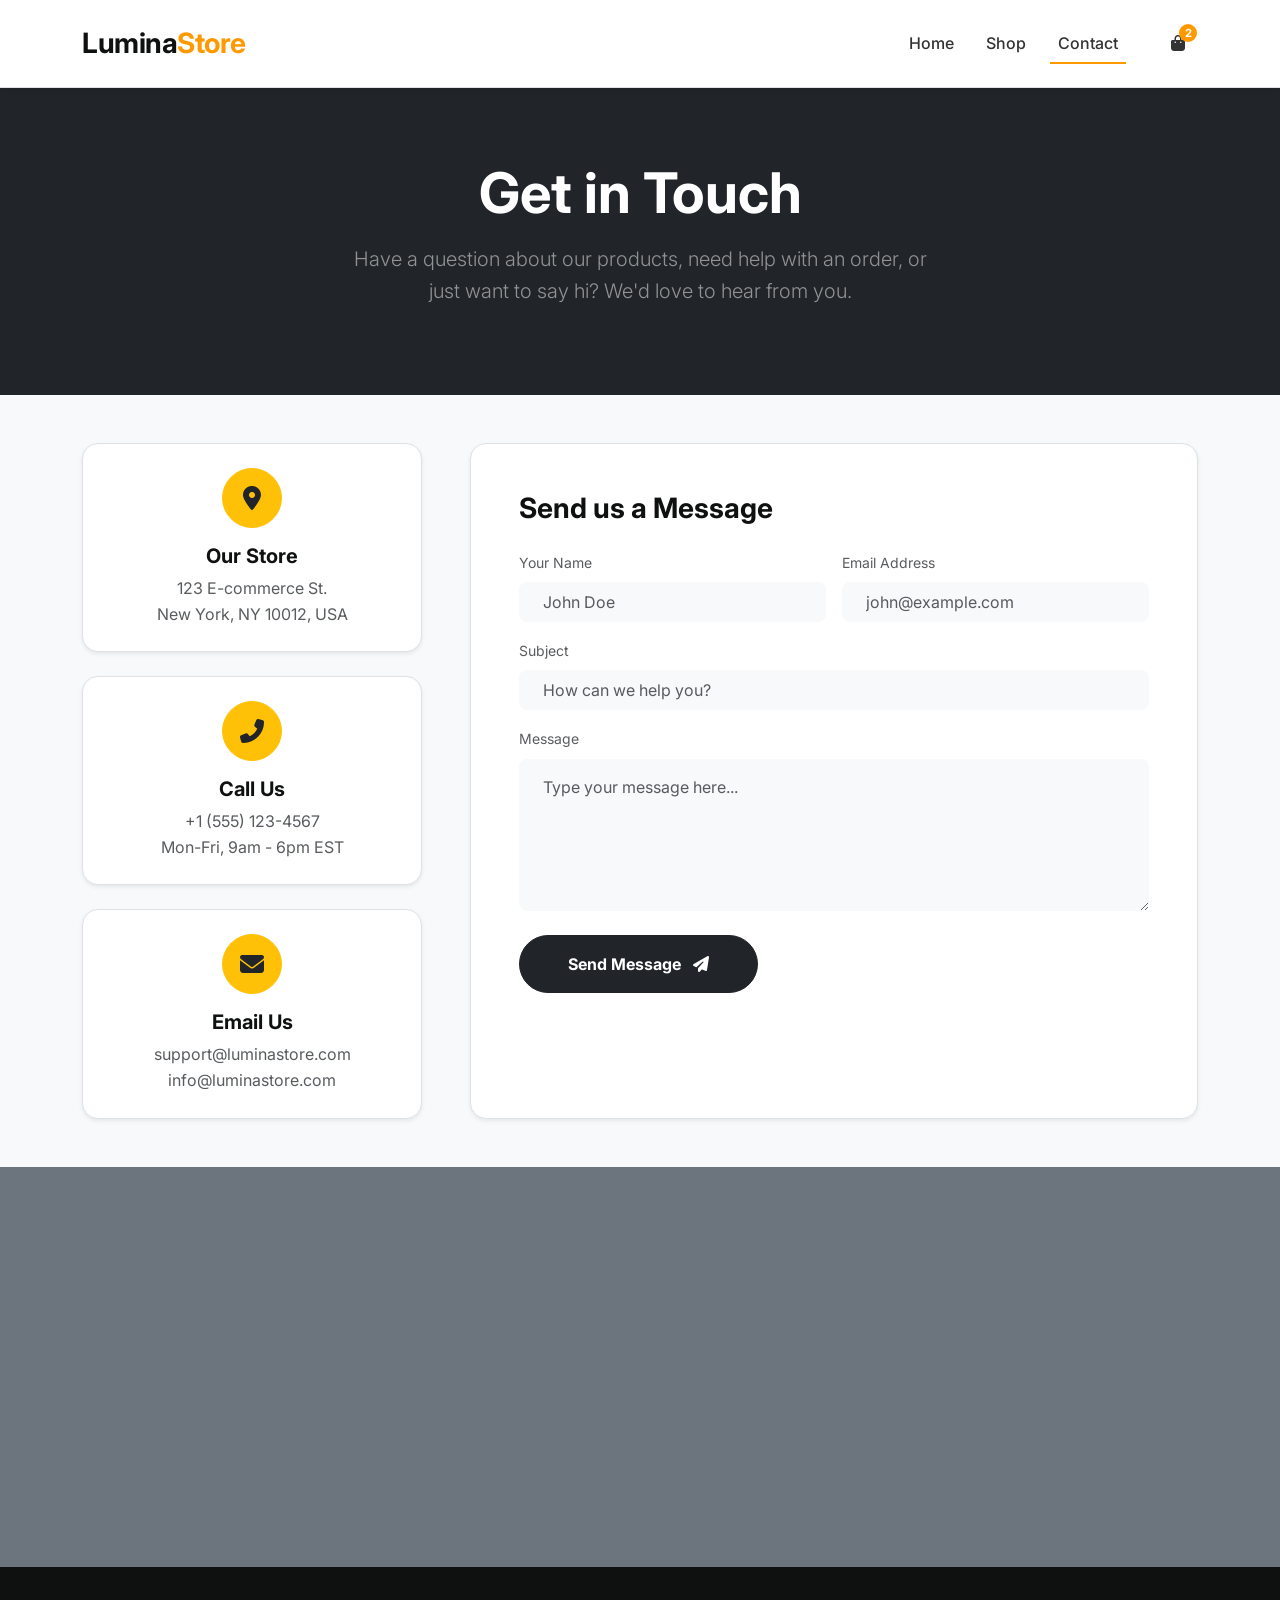
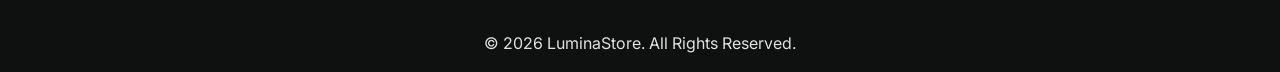
<file: contact.html>
<!DOCTYPE html>
<html lang="en">
<head>
    <meta charset="UTF-8">
    <meta name="viewport" content="width=device-width, initial-scale=1.0">
    <title>Contact Us - LuminaStore</title>
    <link href="https://cdn.jsdelivr.net/npm/bootstrap@5.3.2/dist/css/bootstrap.min.css" rel="stylesheet">
    <link rel="stylesheet" href="https://cdnjs.cloudflare.com/ajax/libs/font-awesome/6.4.2/css/all.min.css">
    <link rel="stylesheet" href="css/style.css">
</head>
<body>

    <!-- Navbar -->
    <nav class="navbar navbar-expand-lg sticky-top border-bottom">
        <div class="container">
            <a class="navbar-brand" href="index.html">Lumina<span>Store</span></a>
            <button class="navbar-toggler border-0 shadow-none" type="button" data-bs-toggle="collapse" data-bs-target="#navbarMain">
                <span class="navbar-toggler-icon"></span>
            </button>
            <div class="collapse navbar-collapse" id="navbarMain">
                <ul class="navbar-nav ms-auto mb-2 mb-lg-0 align-items-center">
                    <li class="nav-item"><a class="nav-link" href="index.html">Home</a></li>
                    <li class="nav-item"><a class="nav-link" href="products.html">Shop</a></li>
                    <li class="nav-item"><a class="nav-link active" href="contact.html">Contact</a></li>
                </ul>
                <div class="nav-icons d-flex align-items-center ms-lg-4 gap-2 mt-3 mt-lg-0">
                    <a href="cart.html" class="btn"><i class="fas fa-shopping-bag"></i><span class="badge">2</span></a>
                </div>
            </div>
        </div>
    </nav>

    <!-- Page Header -->
    <div class="bg-dark text-white py-5 text-center">
        <div class="container py-4">
            <h1 class="display-4 fw-bold text-white mb-3">Get in Touch</h1>
            <p class="lead text-white-50 mx-auto" style="max-width: 600px;">Have a question about our products, need help with an order, or just want to say hi? We'd love to hear from you.</p>
        </div>
    </div>

    <!-- Contact Section -->
    <section class="py-5 bg-light">
        <div class="container">
            <div class="row g-5">
                <!-- Contact Info Cards -->
                <div class="col-lg-4">
                    <div class="d-flex flex-column gap-4">
                        <div class="bg-white p-4 rounded-4 shadow-sm text-center border">
                            <div class="btn btn-warning rounded-circle mb-3 text-dark fs-4" style="width: 60px; height: 60px; display: inline-flex; align-items: center; justify-content: center;">
                                <i class="fas fa-map-marker-alt"></i>
                            </div>
                            <h5 class="fw-bold">Our Store</h5>
                            <p class="text-muted mb-0">123 E-commerce St.<br>New York, NY 10012, USA</p>
                        </div>
                        <div class="bg-white p-4 rounded-4 shadow-sm text-center border">
                            <div class="btn btn-warning rounded-circle mb-3 text-dark fs-4" style="width: 60px; height: 60px; display: inline-flex; align-items: center; justify-content: center;">
                                <i class="fas fa-phone-alt"></i>
                            </div>
                            <h5 class="fw-bold">Call Us</h5>
                            <p class="text-muted mb-0">+1 (555) 123-4567<br>Mon-Fri, 9am - 6pm EST</p>
                        </div>
                        <div class="bg-white p-4 rounded-4 shadow-sm text-center border">
                            <div class="btn btn-warning rounded-circle mb-3 text-dark fs-4" style="width: 60px; height: 60px; display: inline-flex; align-items: center; justify-content: center;">
                                <i class="fas fa-envelope"></i>
                            </div>
                            <h5 class="fw-bold">Email Us</h5>
                            <p class="text-muted mb-0">support@luminastore.com<br>info@luminastore.com</p>
                        </div>
                    </div>
                </div>

                <!-- Contact Form -->
                <div class="col-lg-8">
                    <div class="bg-white p-5 rounded-4 shadow-sm border h-100">
                        <h3 class="fw-bold mb-4">Send us a Message</h3>
                        <form>
                            <div class="row g-3">
                                <div class="col-md-6">
                                    <label class="form-label text-muted small">Your Name</label>
                                    <input type="text" class="form-control px-4 py-2 bg-light border-0" placeholder="John Doe" required>
                                </div>
                                <div class="col-md-6">
                                    <label class="form-label text-muted small">Email Address</label>
                                    <input type="email" class="form-control px-4 py-2 bg-light border-0" placeholder="john@example.com" required>
                                </div>
                                <div class="col-12">
                                    <label class="form-label text-muted small">Subject</label>
                                    <input type="text" class="form-control px-4 py-2 bg-light border-0" placeholder="How can we help you?" required>
                                </div>
                                <div class="col-12">
                                    <label class="form-label text-muted small">Message</label>
                                    <textarea class="form-control px-4 py-3 bg-light border-0" rows="5" placeholder="Type your message here..." required></textarea>
                                </div>
                                <div class="col-12 mt-4">
                                    <button type="submit" class="btn btn-dark px-5 py-3 rounded-pill fw-bold">Send Message <i class="fas fa-paper-plane ms-2"></i></button>
                                </div>
                            </div>
                        </form>
                    </div>
                </div>
            </div>
        </div>
    </section>

    <!-- Map Section -->
    <section class="py-0">
        <!-- Placeholder for Google Maps iframe -->
        <div class="w-100 bg-secondary" style="height: 400px;">
            <iframe src="https://www.google.com/maps/embed?pb=!1m18!1m12!1m3!1d193595.25280010996!2d-74.14448744573887!3d40.69763123330601!2m3!1f0!2f0!3f0!3m2!1i1024!2i768!4f13.1!3m3!1m2!1s0x89c24fa5d33f083b%3A0xc80b8f06e177fe62!2sNew%20York%2C%20NY%2C%20USA!5e0!3m2!1sen!2s!4v1700000000000!5m2!1sen!2s" width="100%" height="400" style="border:0;" allowfullscreen="" loading="lazy" referrerpolicy="no-referrer-when-downgrade"></iframe>
        </div>
    </section>

    <!-- Footer -->
    <footer class="footer mt-0">
        <div class="container text-center">
            <p class="mb-0">&copy; 2026 LuminaStore. All Rights Reserved.</p>
        </div>
    </footer>

    <script src="https://cdn.jsdelivr.net/npm/bootstrap@5.3.2/dist/js/bootstrap.bundle.min.js"></script>
</body>
</html>
</file>
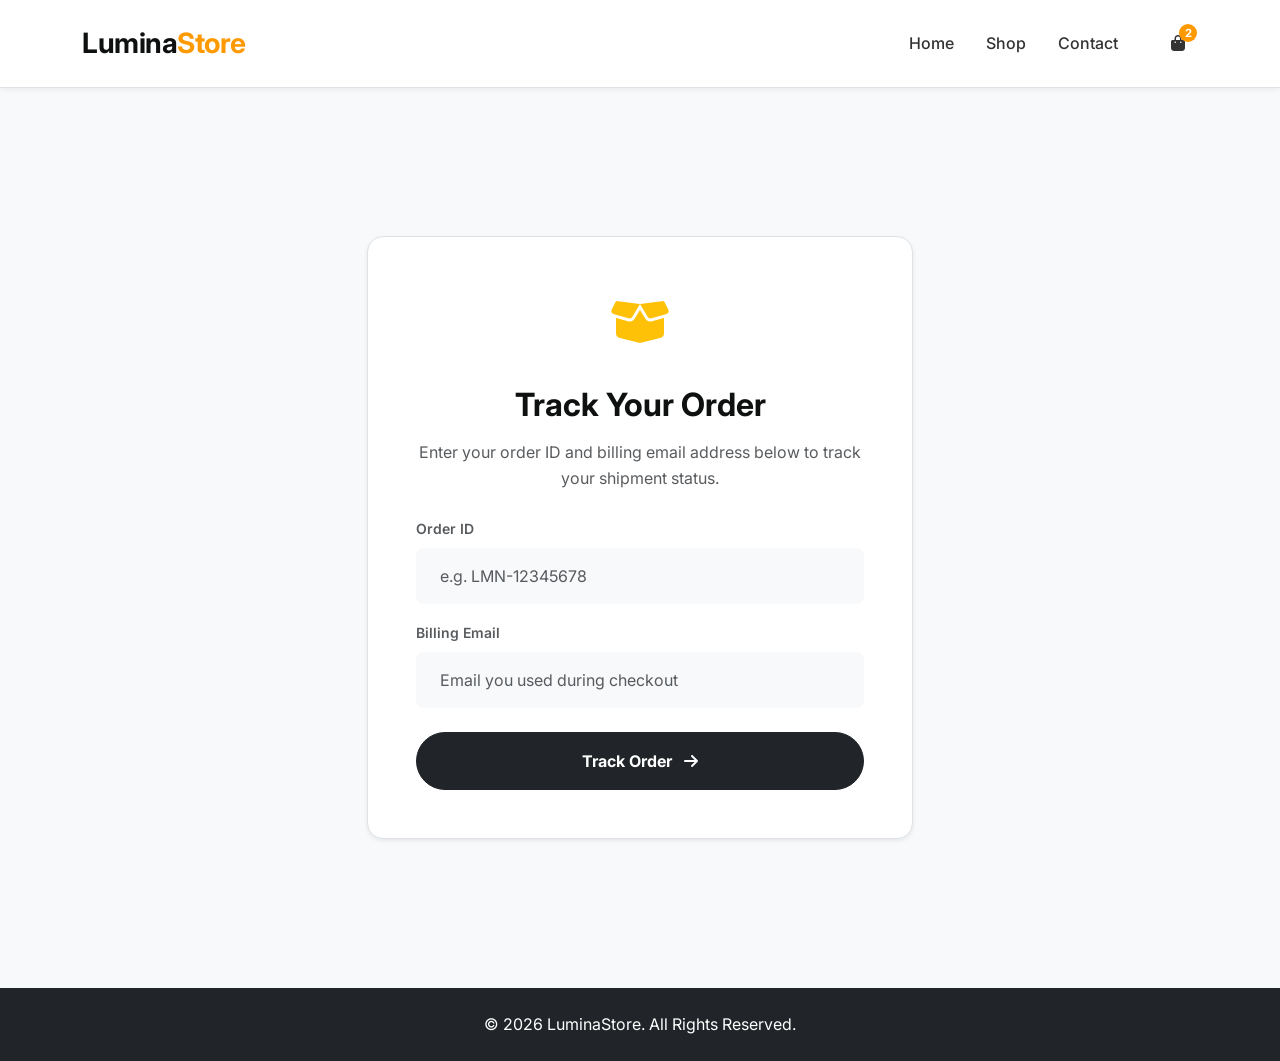
<file: track-order.html>
<!DOCTYPE html>
<html lang="en">
<head>
    <meta charset="UTF-8">
    <meta name="viewport" content="width=device-width, initial-scale=1.0">
    <title>Track Order - LuminaStore</title>
    <link href="https://cdn.jsdelivr.net/npm/bootstrap@5.3.2/dist/css/bootstrap.min.css" rel="stylesheet">
    <link rel="stylesheet" href="https://cdnjs.cloudflare.com/ajax/libs/font-awesome/6.4.2/css/all.min.css">
    <link rel="stylesheet" href="css/style.css">
</head>
<body>

    <!-- Navbar -->
    <nav class="navbar navbar-expand-lg sticky-top border-bottom">
        <div class="container">
            <a class="navbar-brand" href="index.html">Lumina<span>Store</span></a>
            <button class="navbar-toggler border-0 shadow-none" type="button" data-bs-toggle="collapse" data-bs-target="#navbarMain">
                <span class="navbar-toggler-icon"></span>
            </button>
            <div class="collapse navbar-collapse" id="navbarMain">
                <ul class="navbar-nav ms-auto mb-2 mb-lg-0 align-items-center">
                    <li class="nav-item"><a class="nav-link" href="index.html">Home</a></li>
                    <li class="nav-item"><a class="nav-link" href="products.html">Shop</a></li>
                    <li class="nav-item"><a class="nav-link" href="contact.html">Contact</a></li>
                </ul>
                <div class="nav-icons d-flex align-items-center ms-lg-4 gap-2 mt-3 mt-lg-0">
                    <a href="cart.html" class="btn"><i class="fas fa-shopping-bag"></i><span class="badge">2</span></a>
                </div>
            </div>
        </div>
    </nav>

    <!-- Track Order Section -->
    <section class="py-5 bg-light min-vh-100 d-flex align-items-center">
        <div class="container py-5">
            <div class="row justify-content-center">
                <div class="col-lg-6 col-md-8">
                    <div class="bg-white p-5 rounded-4 shadow-sm border text-center">
                        <div class="mb-4 text-warning" style="font-size: 3rem;">
                            <i class="fas fa-box-open"></i>
                        </div>
                        <h2 class="fw-bold mb-3">Track Your Order</h2>
                        <p class="text-muted mb-4">Enter your order ID and billing email address below to track your shipment status.</p>
                        
                        <form>
                            <div class="mb-3 text-start">
                                <label class="form-label text-muted small fw-semibold">Order ID</label>
                                <input type="text" class="form-control px-4 py-3 bg-light border-0" placeholder="e.g. LMN-12345678" required>
                            </div>
                            <div class="mb-4 text-start">
                                <label class="form-label text-muted small fw-semibold">Billing Email</label>
                                <input type="email" class="form-control px-4 py-3 bg-light border-0" placeholder="Email you used during checkout" required>
                            </div>
                            <button type="submit" class="btn btn-dark w-100 py-3 rounded-pill fw-bold">Track Order <i class="fas fa-arrow-right ms-2"></i></button>
                        </form>
                    </div>
                </div>
            </div>
        </div>
    </section>

    <!-- Footer -->
    <footer class="footer mt-0 text-center py-4 bg-dark text-white">
        <p class="mb-0">&copy; 2026 LuminaStore. All Rights Reserved.</p>
    </footer>

    <script src="https://cdn.jsdelivr.net/npm/bootstrap@5.3.2/dist/js/bootstrap.bundle.min.js"></script>
</body>
</html>
</file>
<file: css/style.css>
/* css/style.css */
@import url('https://fonts.googleapis.com/css2?family=Inter:wght@300;400;500;600;700&display=swap');

:root {
  --primary-color: #0f1111;
  --secondary-color: #232f3e;
  --accent-color: #ff9900;
  --text-dark: #333333;
  --text-light: #555555;
  --bg-light: #f8f9fa;
  --bg-white: #ffffff;
  --border-color: #eaeaec;
  --transition: all 0.3s ease-in-out;
  --shadow-sm: 0 2px 5px rgba(0,0,0,0.05);
  --shadow-md: 0 4px 10px rgba(0,0,0,0.08);
  --shadow-lg: 0 10px 20px rgba(0,0,0,0.12);
  --radius-md: 8px;
  --radius-lg: 12px;
  --radius-full: 999px;
}

body {
  font-family: 'Inter', sans-serif;
  color: var(--text-dark);
  background-color: var(--bg-light);
  line-height: 1.6;
  -webkit-font-smoothing: antialiased;
  overflow-x: hidden;
}

a {
  text-decoration: none;
  color: inherit;
  transition: var(--transition);
}

/* Typography */
h1, h2, h3, h4, h5, h6 {
  font-weight: 600;
  color: var(--primary-color);
}

/* Navbar */
.navbar {
  background-color: var(--bg-white);
  box-shadow: var(--shadow-sm);
  padding: 1rem 0;
  transition: var(--transition);
}

.navbar-brand {
  font-weight: 700;
  font-size: 1.75rem;
  color: var(--primary-color) !important;
  letter-spacing: -0.5px;
}

.navbar-brand span {
  color: var(--accent-color);
}

.nav-link {
  font-weight: 500;
  color: var(--text-dark) !important;
  margin: 0 0.5rem;
  position: relative;
}

.nav-link::after {
  content: '';
  position: absolute;
  width: 0;
  height: 2px;
  bottom: 0;
  left: 0;
  background-color: var(--accent-color);
  transition: var(--transition);
}

.nav-link:hover::after, .nav-link.active::after {
  width: 100%;
}

.nav-icons .btn {
  color: var(--text-dark);
  position: relative;
  border-radius: 50%;
  width: 40px;
  height: 40px;
  display: flex;
  align-items: center;
  justify-content: center;
  transition: var(--transition);
}

.nav-icons .btn:hover {
  background-color: var(--bg-light);
  color: var(--accent-color);
}

.nav-icons .badge {
  position: absolute;
  top: 0px;
  right: 0px;
  background-color: var(--accent-color);
  color: var(--bg-white);
  border-radius: 50%;
  font-size: 0.7rem;
  width: 18px;
  height: 18px;
  display: flex;
  align-items: center;
  justify-content: center;
  padding: 0;
}

/* Search Bar */
.search-form .form-control {
  border-radius: var(--radius-full) 0 0 var(--radius-full);
  border: 1px solid var(--border-color);
  padding: 0.6rem 1.5rem;
  box-shadow: none;
}
.search-form .form-control:focus {
  border-color: var(--accent-color);
}
.search-form .btn {
  border-radius: 0 var(--radius-full) var(--radius-full) 0;
  background-color: var(--accent-color);
  border-color: var(--accent-color);
  color: var(--bg-white);
  padding: 0.6rem 1.5rem;
}
.search-form .btn:hover {
  background-color: #e68a00;
}

/* Hero Section */
.hero-section {
  background: linear-gradient(to right, #f8f9fa 0%, #e9ecef 100%);
  padding: 6rem 0;
  position: relative;
  overflow: hidden;
}

.hero-carousel-img {
  height: 500px;
  width: 100%;
  object-fit: cover;
}

.hero-title {
  font-weight: 800;
  font-size: 3.5rem;
  margin-bottom: 1.5rem;
  line-height: 1.2;
}

.hero-text {
  font-size: 1.125rem;
  color: var(--text-light);
  margin-bottom: 2rem;
  max-width: 500px;
}

.btn-primary-custom {
  background-color: var(--primary-color);
  color: var(--bg-white);
  padding: 0.8rem 2.5rem;
  border-radius: var(--radius-full);
  font-weight: 600;
  border: none;
  transition: var(--transition);
  display: inline-block;
}

.btn-primary-custom:hover {
  background-color: var(--secondary-color);
  color: var(--bg-white);
  transform: translateY(-3px);
  box-shadow: var(--shadow-md);
}

.btn-outline-custom {
  background-color: transparent;
  color: var(--primary-color);
  padding: 0.8rem 2.5rem;
  border-radius: var(--radius-full);
  font-weight: 600;
  border: 2px solid var(--primary-color);
  transition: var(--transition);
  display: inline-block;
}

.btn-outline-custom:hover {
  background-color: var(--primary-color);
  color: var(--bg-white);
}

/* Category Cards */
.category-card {
  border-radius: var(--radius-lg);
  overflow: hidden;
  position: relative;
  display: block;
  box-shadow: var(--shadow-sm);
  transition: var(--transition);
}

.category-card:hover {
  transform: translateY(-5px);
  box-shadow: var(--shadow-lg);
}

.category-img {
  width: 100%;
  height: 250px;
  object-fit: cover;
  transition: transform 0.5s ease;
}

.category-card:hover .category-img {
  transform: scale(1.05);
}

.category-content {
  position: absolute;
  bottom: 0;
  left: 0;
  width: 100%;
  padding: 1.5rem;
  background: linear-gradient(to top, rgba(0,0,0,0.8) 0%, rgba(0,0,0,0) 100%);
  color: var(--bg-white);
}

/* Section Title */
.section-title {
  font-size: 2rem;
  font-weight: 700;
  margin-bottom: 2.5rem;
  position: relative;
  display: inline-block;
}

.section-title::after {
  content: '';
  position: absolute;
  bottom: -10px;
  left: 0;
  width: 60%;
  height: 3px;
  background-color: var(--accent-color);
  border-radius: 2px;
}
.section-title.text-center::after {
  left: 50%;
  transform: translateX(-50%);
}

/* Product Cards */
.product-card {
  background: var(--bg-white);
  border-radius: var(--radius-lg);
  border: 1px solid var(--border-color);
  transition: var(--transition);
  height: 100%;
  position: relative;
}

.product-card:hover {
  transform: translateY(-8px);
  box-shadow: var(--shadow-lg);
  border-color: transparent;
}

.product-img-wrapper {
  position: relative;
  padding-top: 100%;
  background-color: #fff;
  border-radius: var(--radius-lg) var(--radius-lg) 0 0;
  overflow: hidden;
}

.product-img-wrapper img {
  position: absolute;
  top: 0;
  left: 0;
  width: 100%;
  height: 100%;
  object-fit: contain;
  padding: 2rem;
  transition: transform 0.5s ease;
}

.product-card:hover .product-img-wrapper img {
  transform: scale(1.1);
}

.discount-badge {
  position: absolute;
  top: 1rem;
  left: 1rem;
  background-color: #ef4444;
  color: var(--bg-white);
  padding: 0.3rem 0.8rem;
  border-radius: var(--radius-full);
  font-size: 0.8rem;
  font-weight: 600;
  z-index: 2;
}

.product-actions {
  position: absolute;
  top: 1rem;
  right: 1rem;
  display: flex;
  flex-direction: column;
  gap: 0.5rem;
  z-index: 2;
  opacity: 0;
  transform: translateX(10px);
  transition: var(--transition);
}

.product-card:hover .product-actions {
  opacity: 1;
  transform: translateX(0);
}

.action-btn {
  width: 38px;
  height: 38px;
  border-radius: 50%;
  background-color: var(--bg-white);
  border: none;
  box-shadow: var(--shadow-md);
  display: flex;
  align-items: center;
  justify-content: center;
  color: var(--text-dark);
  transition: var(--transition);
}

.action-btn:hover {
  background-color: var(--primary-color);
  color: var(--bg-white);
}

.product-info {
  padding: 1.5rem;
}

.product-category {
  font-size: 0.8rem;
  color: var(--text-light);
  text-transform: uppercase;
  letter-spacing: 1px;
  margin-bottom: 0.5rem;
}

.product-title {
  font-size: 1.1rem;
  font-weight: 600;
  margin-bottom: 0.5rem;
  color: var(--text-dark);
  white-space: nowrap;
  overflow: hidden;
  text-overflow: ellipsis;
  display: block;
}

.product-title:hover {
  color: var(--accent-color);
}

.product-rating {
  color: #fbbf24;
  font-size: 0.85rem;
  margin-bottom: 0.8rem;
}
.product-rating span {
  color: var(--text-light);
  margin-left: 0.3rem;
}

.product-price {
  font-size: 1.25rem;
  font-weight: 700;
  color: var(--primary-color);
  display: flex;
  align-items: center;
  gap: 0.5rem;
}

.product-price del {
  font-size: 0.9rem;
  color: var(--text-light);
  font-weight: 400;
}

.add-to-cart-btn {
  width: 100%;
  margin-top: 1rem;
  background-color: var(--bg-light);
  border: 1px solid var(--border-color);
  color: var(--text-dark);
  font-weight: 600;
  padding: 0.7rem;
  border-radius: var(--radius-md);
  transition: var(--transition);
}

.add-to-cart-btn:hover {
  background-color: var(--primary-color);
  color: var(--bg-white);
  border-color: var(--primary-color);
}

/* Filters Sidebar */
.filter-sidebar {
  background: var(--bg-white);
  padding: 1.5rem;
  border-radius: var(--radius-lg);
  border: 1px solid var(--border-color);
}

.filter-title {
  font-weight: 600;
  margin-bottom: 1rem;
  font-size: 1.1rem;
  border-bottom: 1px solid var(--border-color);
  padding-bottom: 0.5rem;
}

.form-check-input:checked {
  background-color: var(--primary-color);
  border-color: var(--primary-color);
}

/* Product Details */
.product-gallery {
  display: flex;
  flex-direction: column;
  gap: 1rem;
}
.main-image {
  background: var(--bg-white);
  border: 1px solid var(--border-color);
  border-radius: var(--radius-lg);
  padding: 2rem;
  text-align: center;
}
.main-image img {
  max-height: 400px;
  object-fit: contain;
}
.thumbnail-list {
  display: flex;
  gap: 1rem;
  overflow-x: auto;
  padding-bottom: 0.5rem;
  scrollbar-width: thin;
}
.thumbnail-list::-webkit-scrollbar {
  height: 4px;
}
.thumbnail-list::-webkit-scrollbar-thumb {
  background: var(--border-color);
  border-radius: 4px;
}
.thumbnail {
  width: 80px;
  height: 80px;
  background: var(--bg-white);
  border: 1px solid var(--border-color);
  border-radius: var(--radius-md);
  padding: 0.5rem;
  cursor: pointer;
  transition: var(--transition);
}
.thumbnail:hover, .thumbnail.active {
  border-color: var(--primary-color);
}

/* Quantity Selector */
.quantity-selector {
  display: flex;
  align-items: center;
  border: 1px solid var(--border-color);
  border-radius: var(--radius-md);
  overflow: hidden;
  width: max-content;
}
.quantity-selector button {
  background: var(--bg-light);
  border: none;
  padding: 0.5rem 1rem;
  font-weight: 600;
  transition: var(--transition);
}
.quantity-selector button:hover {
  background: var(--border-color);
}
.quantity-selector input {
  width: 50px;
  text-align: center;
  border: none;
  font-weight: 600;
}

/* Cart & Checkout */
.cart-table th {
  font-weight: 600;
  color: var(--text-light);
  text-transform: uppercase;
  font-size: 0.85rem;
  letter-spacing: 0.5px;
}
.cart-item-img {
  width: 80px;
  height: 80px;
  object-fit: contain;
  background: var(--bg-light);
  border-radius: var(--radius-md);
  padding: 0.5rem;
}
.summary-card {
  background: var(--bg-light);
  border-radius: var(--radius-lg);
  padding: 1.5rem;
}

/* Footer */
.footer {
  background-color: var(--primary-color);
  color: #e0e0e0;
  padding: 4rem 0 1rem;
  margin-top: 5rem;
}
.footer .text-muted {
  color: #a0a0a0 !important;
}
.footer h5 {
  color: var(--bg-white);
  font-weight: 600;
  margin-bottom: 1.5rem;
}
.footer-links {
  list-style: none;
  padding: 0;
}
.footer-links li {
  margin-bottom: 0.8rem;
}
.footer-links a {
  color: #a0a0a0;
}
.footer-links a:hover {
  color: var(--bg-white);
  padding-left: 5px;
}
.social-icons a {
  display: inline-flex;
  align-items: center;
  justify-content: center;
  width: 40px;
  height: 40px;
  border-radius: 50%;
  background: rgba(255,255,255,0.1);
  color: var(--bg-white);
  margin-right: 0.5rem;
  transition: var(--transition);
}
.social-icons a:hover {
  background: var(--accent-color);
  transform: translateY(-3px);
}
.footer-bottom {
  border-top: 1px solid rgba(255,255,255,0.1);
  padding-top: 1.5rem;
  margin-top: 3rem;
  text-align: center;
  font-size: 0.9rem;
  color: #888;
}

/* Forms */
.form-control, .form-select {
  padding: 0.75rem 1rem;
  border-radius: var(--radius-md);
  border: 1px solid var(--border-color);
}
.form-control:focus, .form-select:focus {
  border-color: var(--primary-color);
  box-shadow: 0 0 0 0.25rem rgba(15, 17, 17, 0.1);
}

/* Animations */
@keyframes fadeIn {
  from { opacity: 0; transform: translateY(20px); }
  to { opacity: 1; transform: translateY(0); }
}
.animate-fade-in {
  animation: fadeIn 0.8s ease forwards;
}

/* Testimonials */
.testimonial-card {
  background: var(--bg-white);
  padding: 2rem;
  border-radius: var(--radius-lg);
  box-shadow: var(--shadow-sm);
  margin: 1rem;
}
.testimonial-text {
  font-style: italic;
  color: var(--text-light);
  margin-bottom: 1rem;
}

/* Media Queries */
@media (max-width: 991.98px) {
  .hero-title { font-size: 2.5rem; }
  .search-form { margin: 1rem 0; width: 100%; }
  .hero-carousel-img { height: 400px; }
}
@media (max-width: 767.98px) {
  .hero-section { padding: 3rem 0; text-align: center; }
  .hero-text { margin: 0 auto 2rem; font-size: 1rem; }
  .section-title { font-size: 1.75rem; }
  .footer { text-align: center; padding: 3rem 0 1rem; }
  .social-icons { justify-content: center; margin-bottom: 2rem; }
  .footer-links { text-align: center; }
  .product-gallery .thumbnail { width: 60px; height: 60px; }
  .summary-card { margin-top: 2rem; }
  .hero-carousel-img { height: 300px; }
}
@media (max-width: 575.98px) {
  .navbar-brand { font-size: 1.5rem; }
  .hero-title { font-size: 2rem; }
  .btn-primary-custom, .btn-outline-custom { width: 100%; margin: 0.5rem 0; display: block; }
  .search-form { flex-direction: row; }
  .search-form .form-control { border-radius: var(--radius-full) 0 0 var(--radius-full); width: 100%; border-right: none; }
  .search-form .btn { border-radius: 0 var(--radius-full) var(--radius-full) 0; width: auto; margin-top: 0; }
  .cart-table th, .cart-table td { min-width: 120px; }
  .testimonial-card { padding: 1.5rem; margin: 0.5rem 0; }
  .category-img { height: 200px; }
}
</file>
